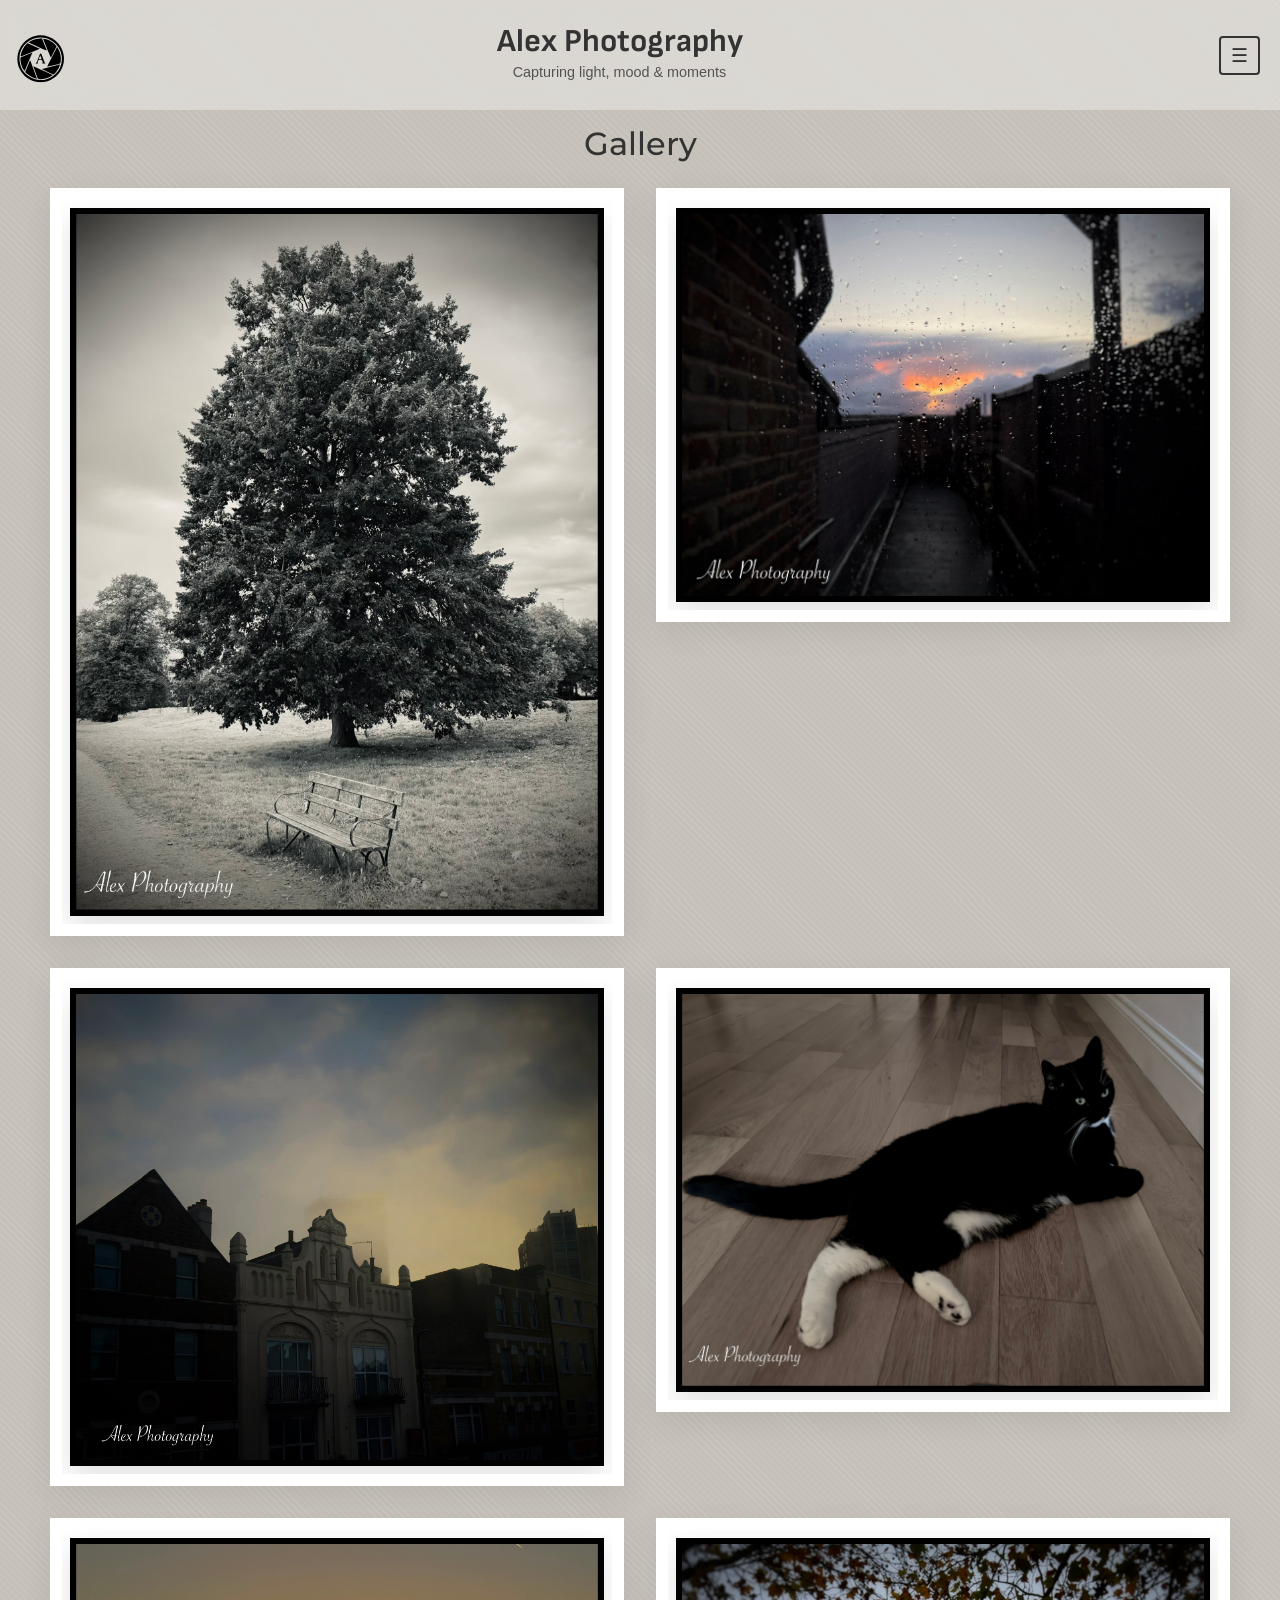
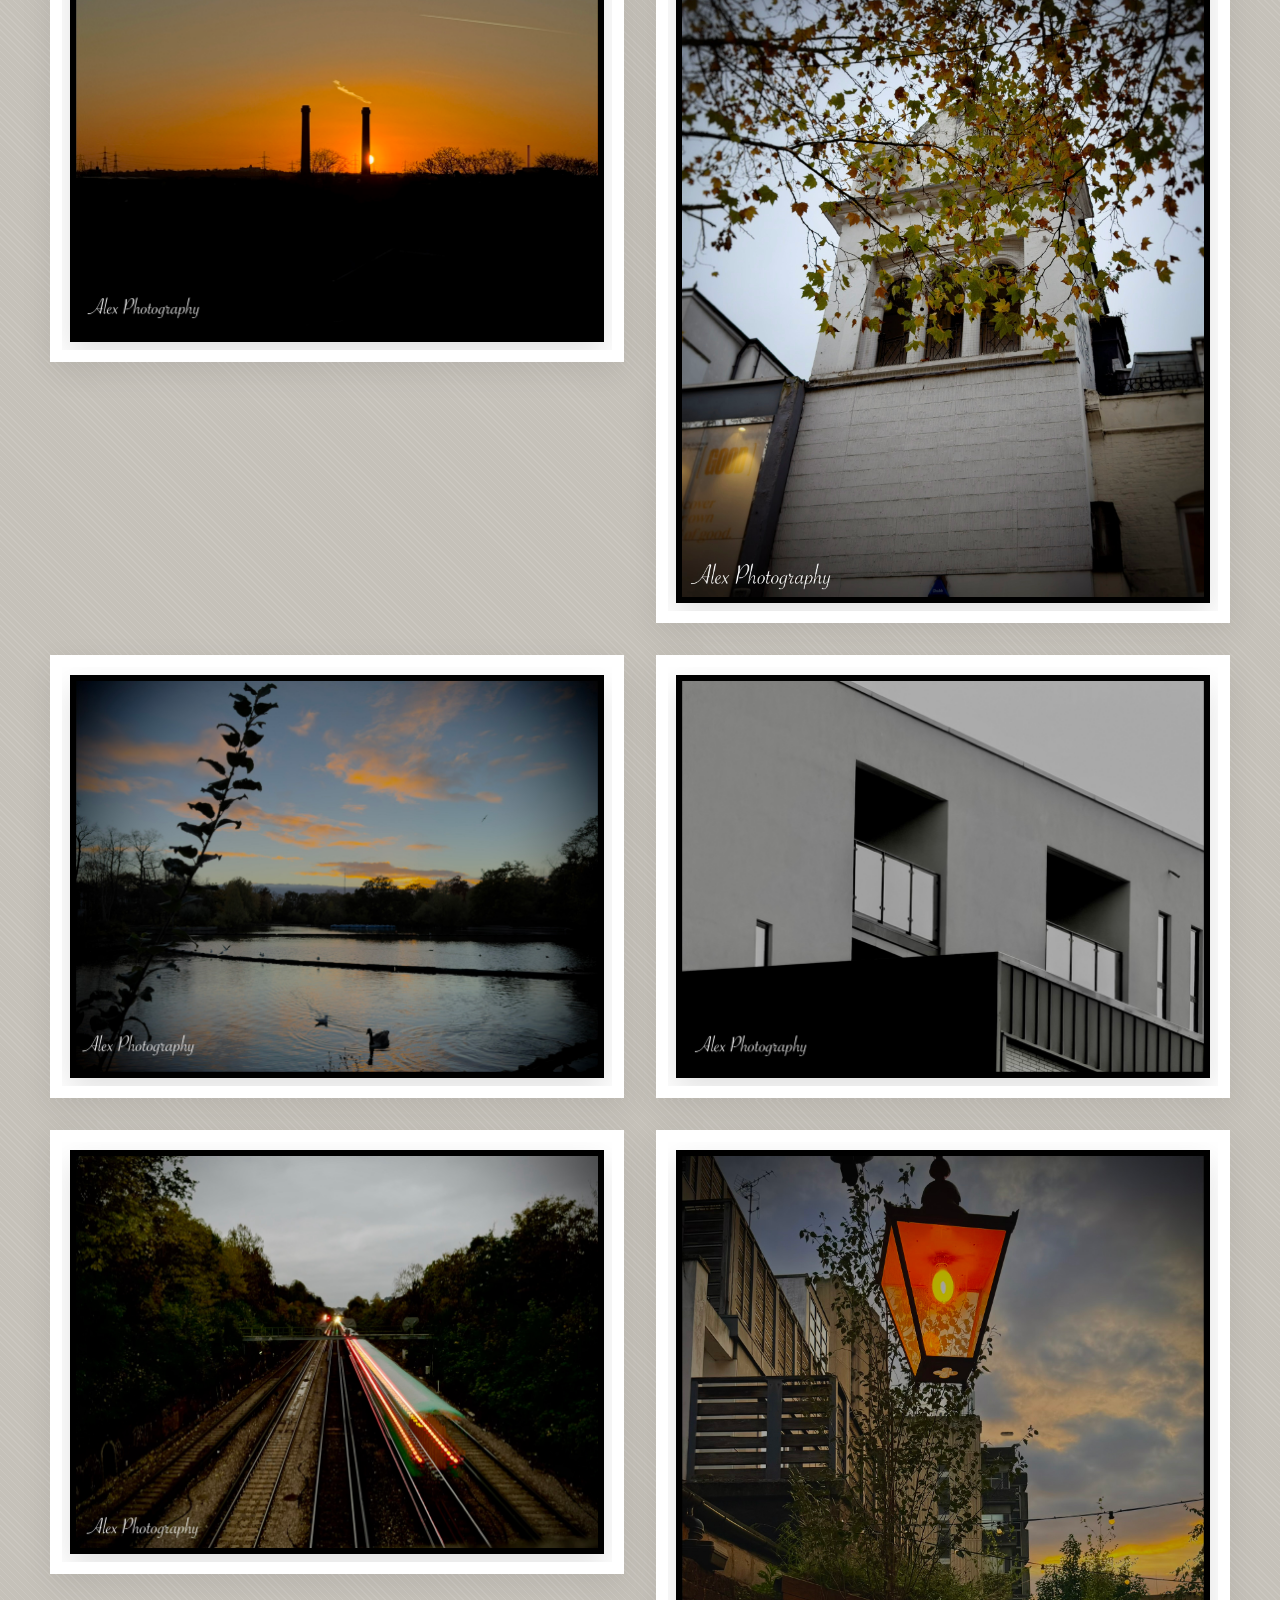
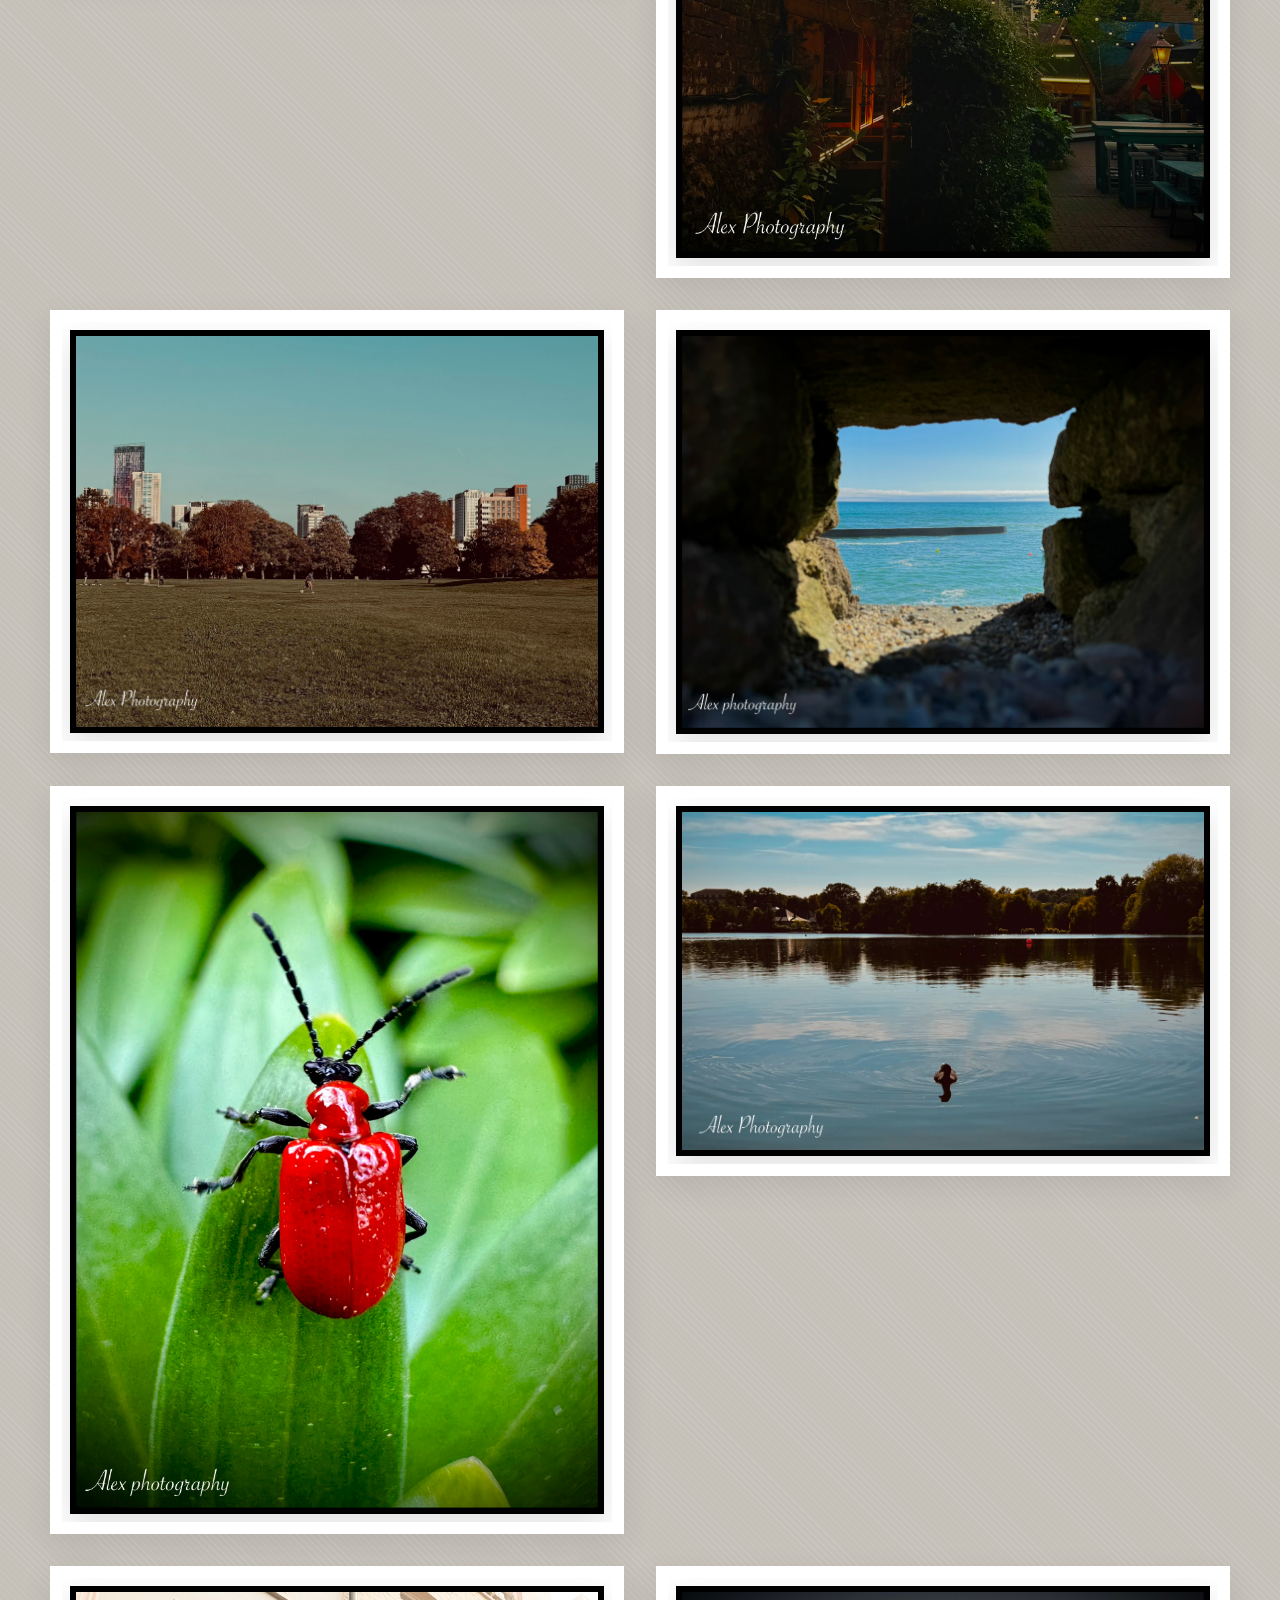
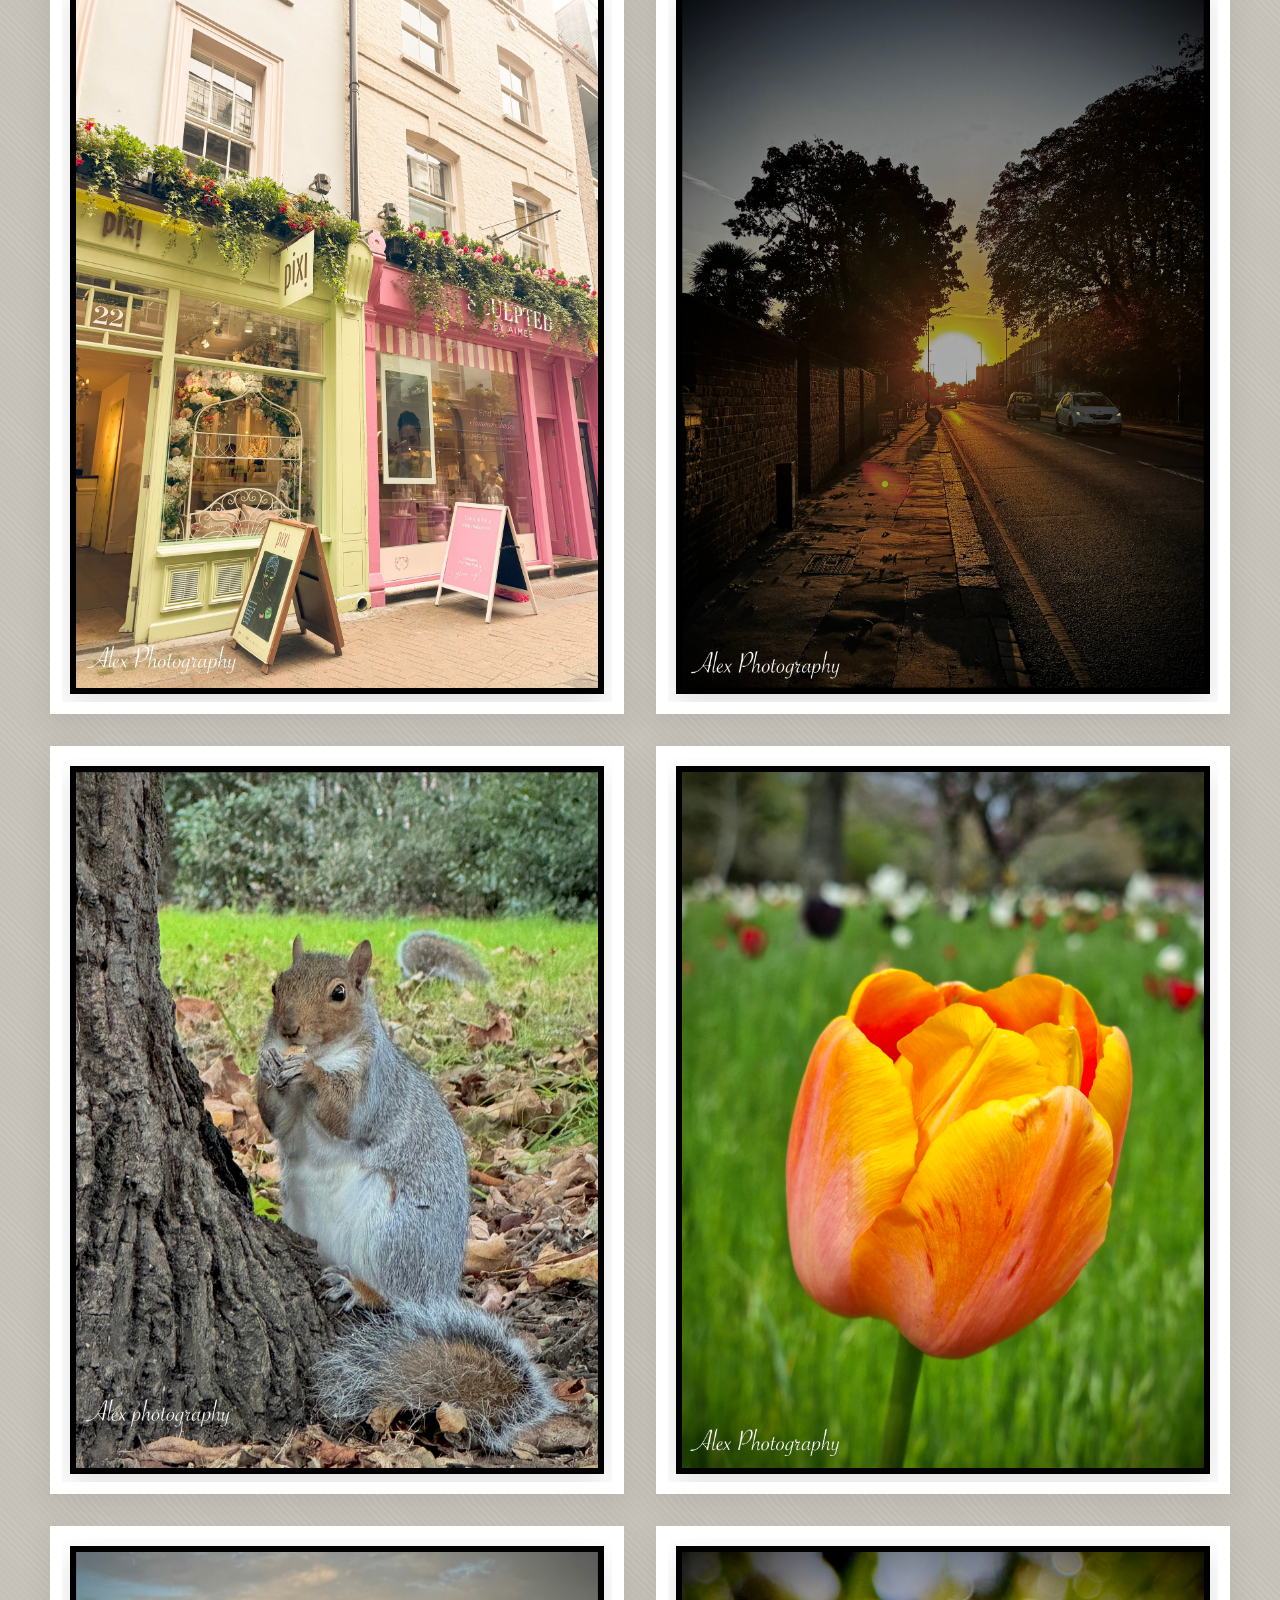
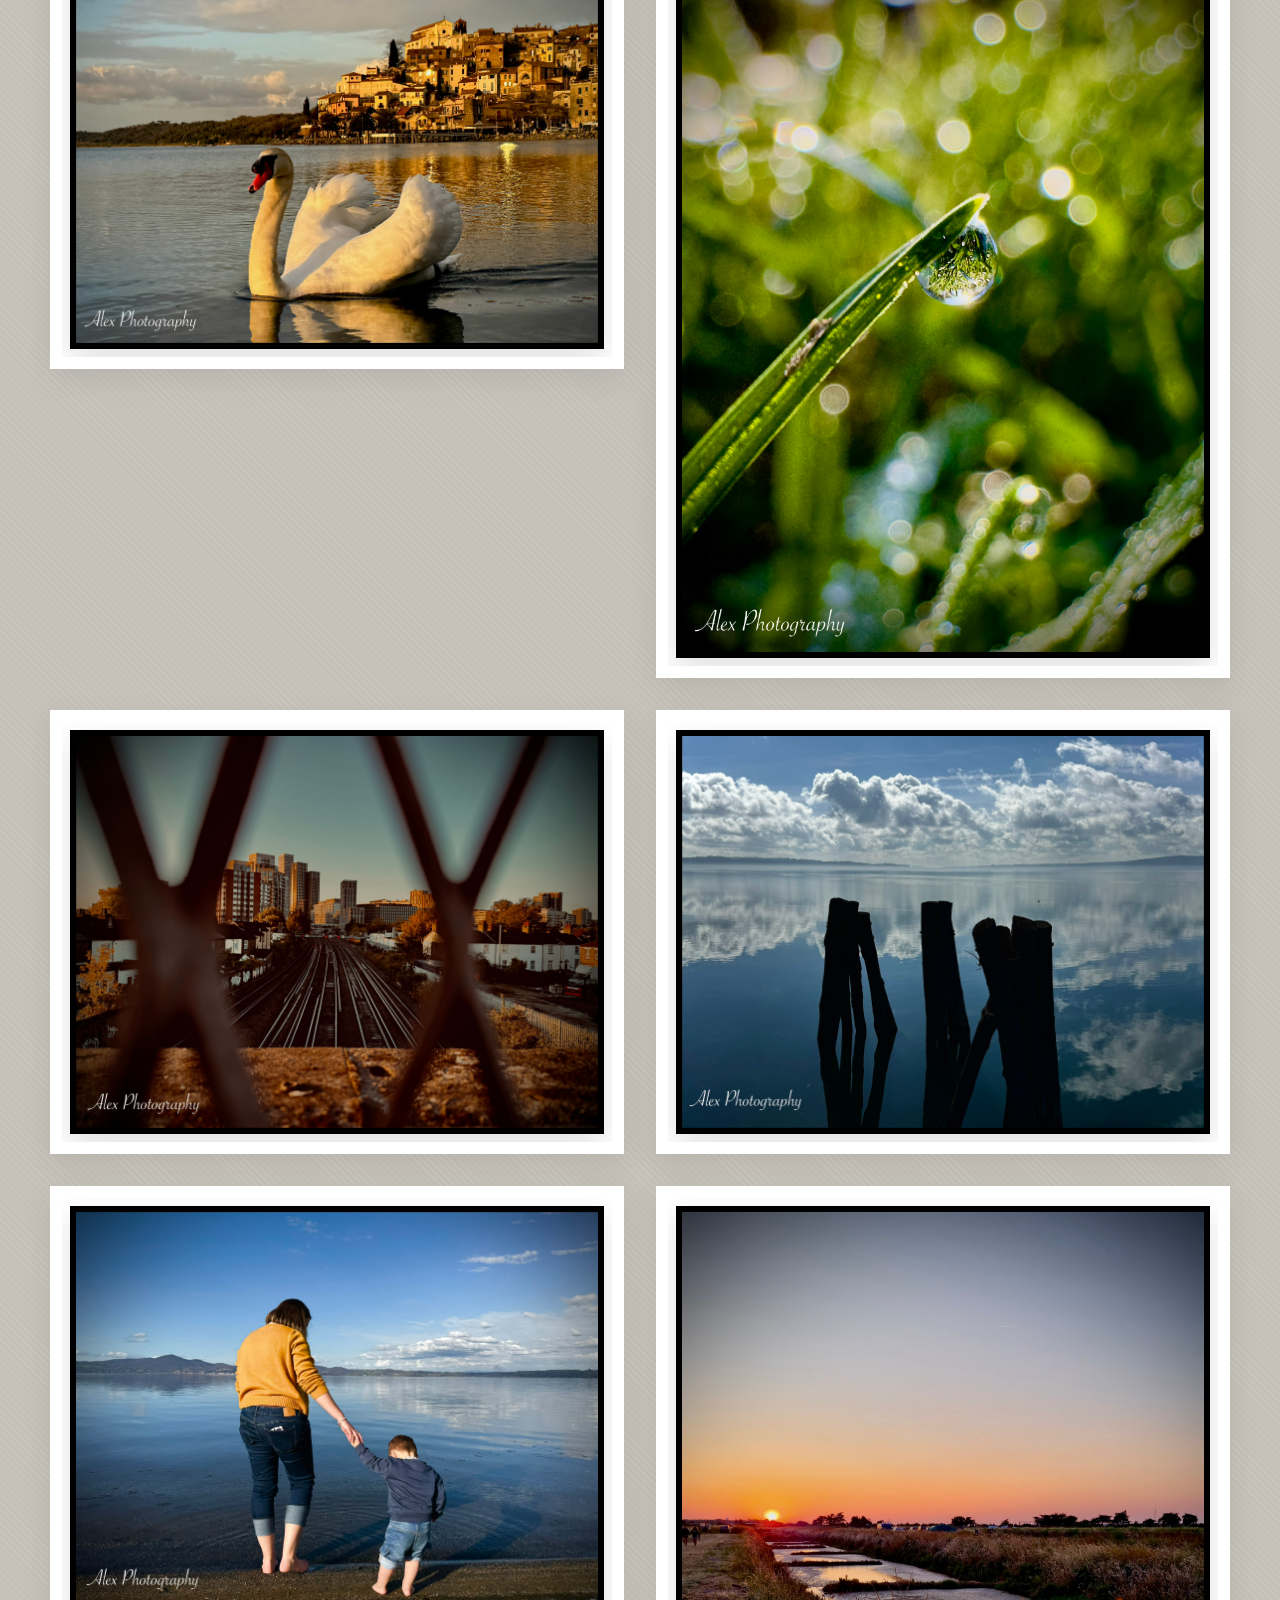
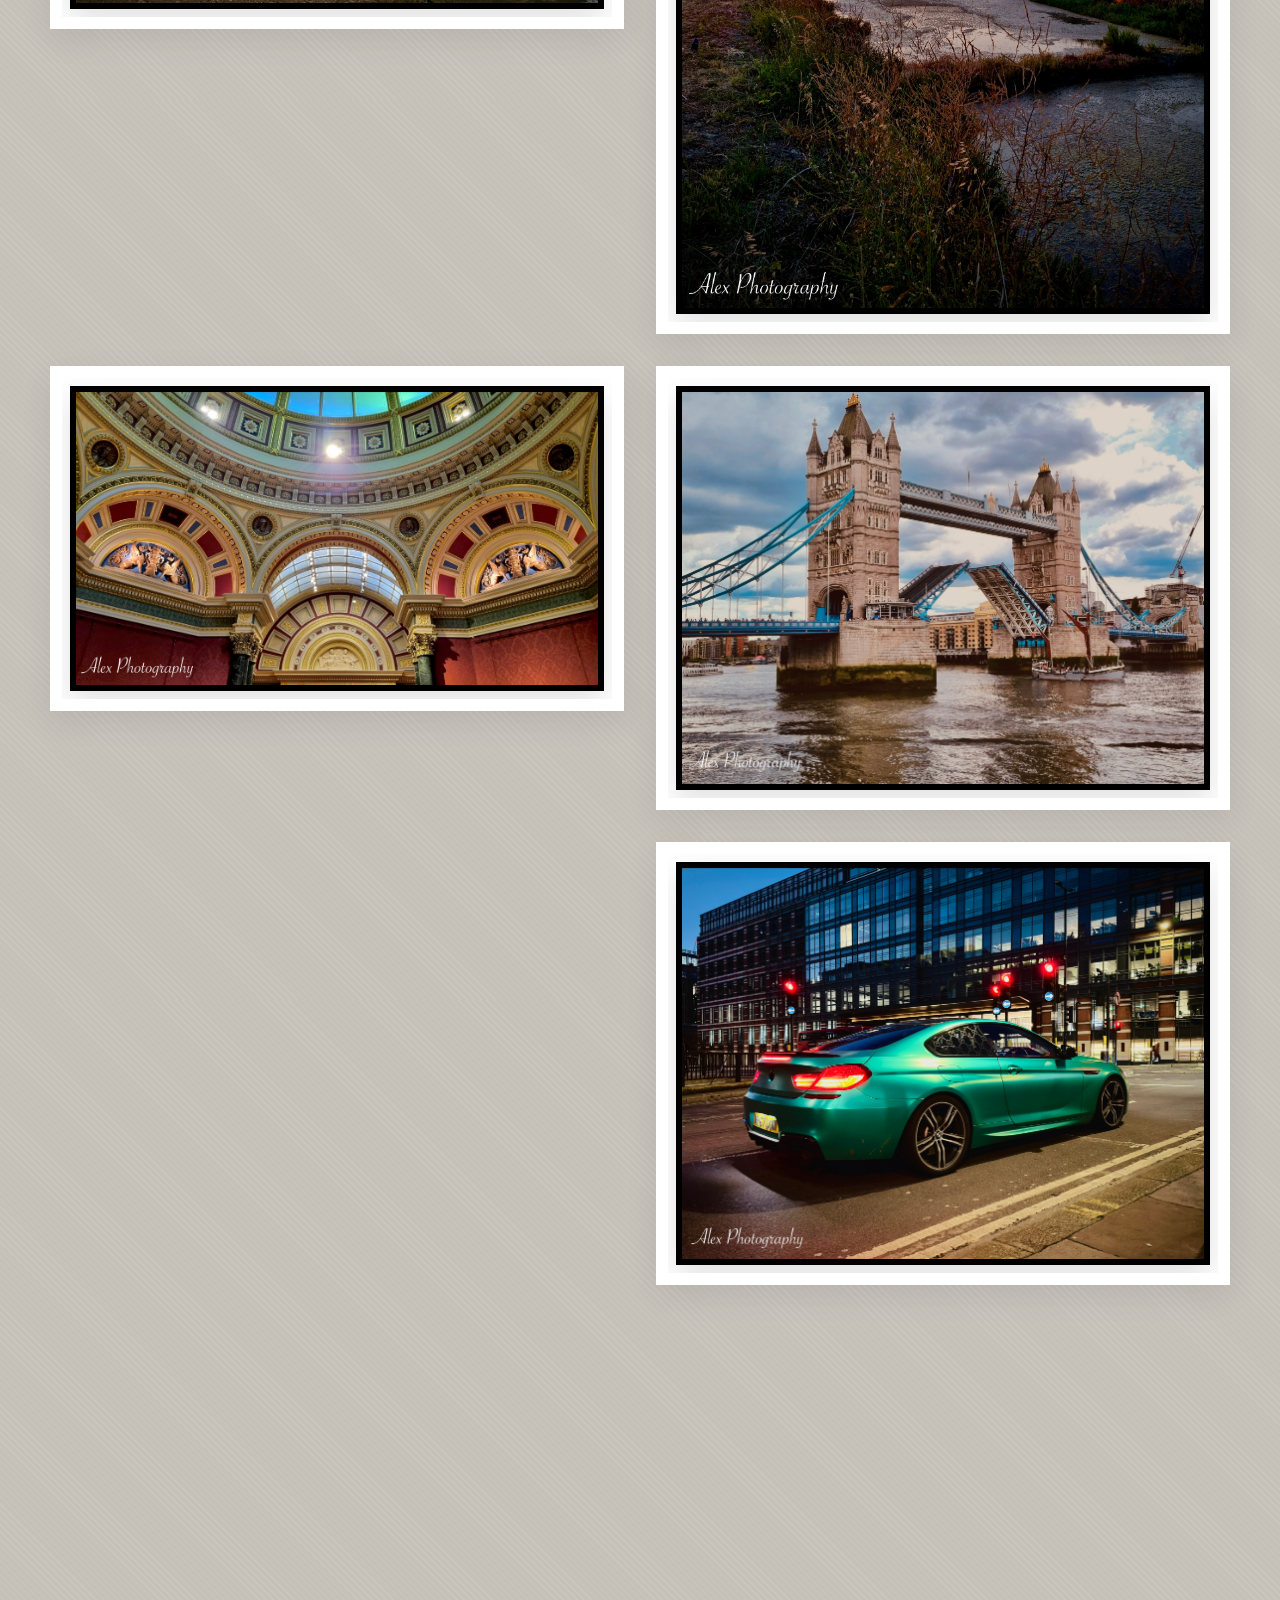
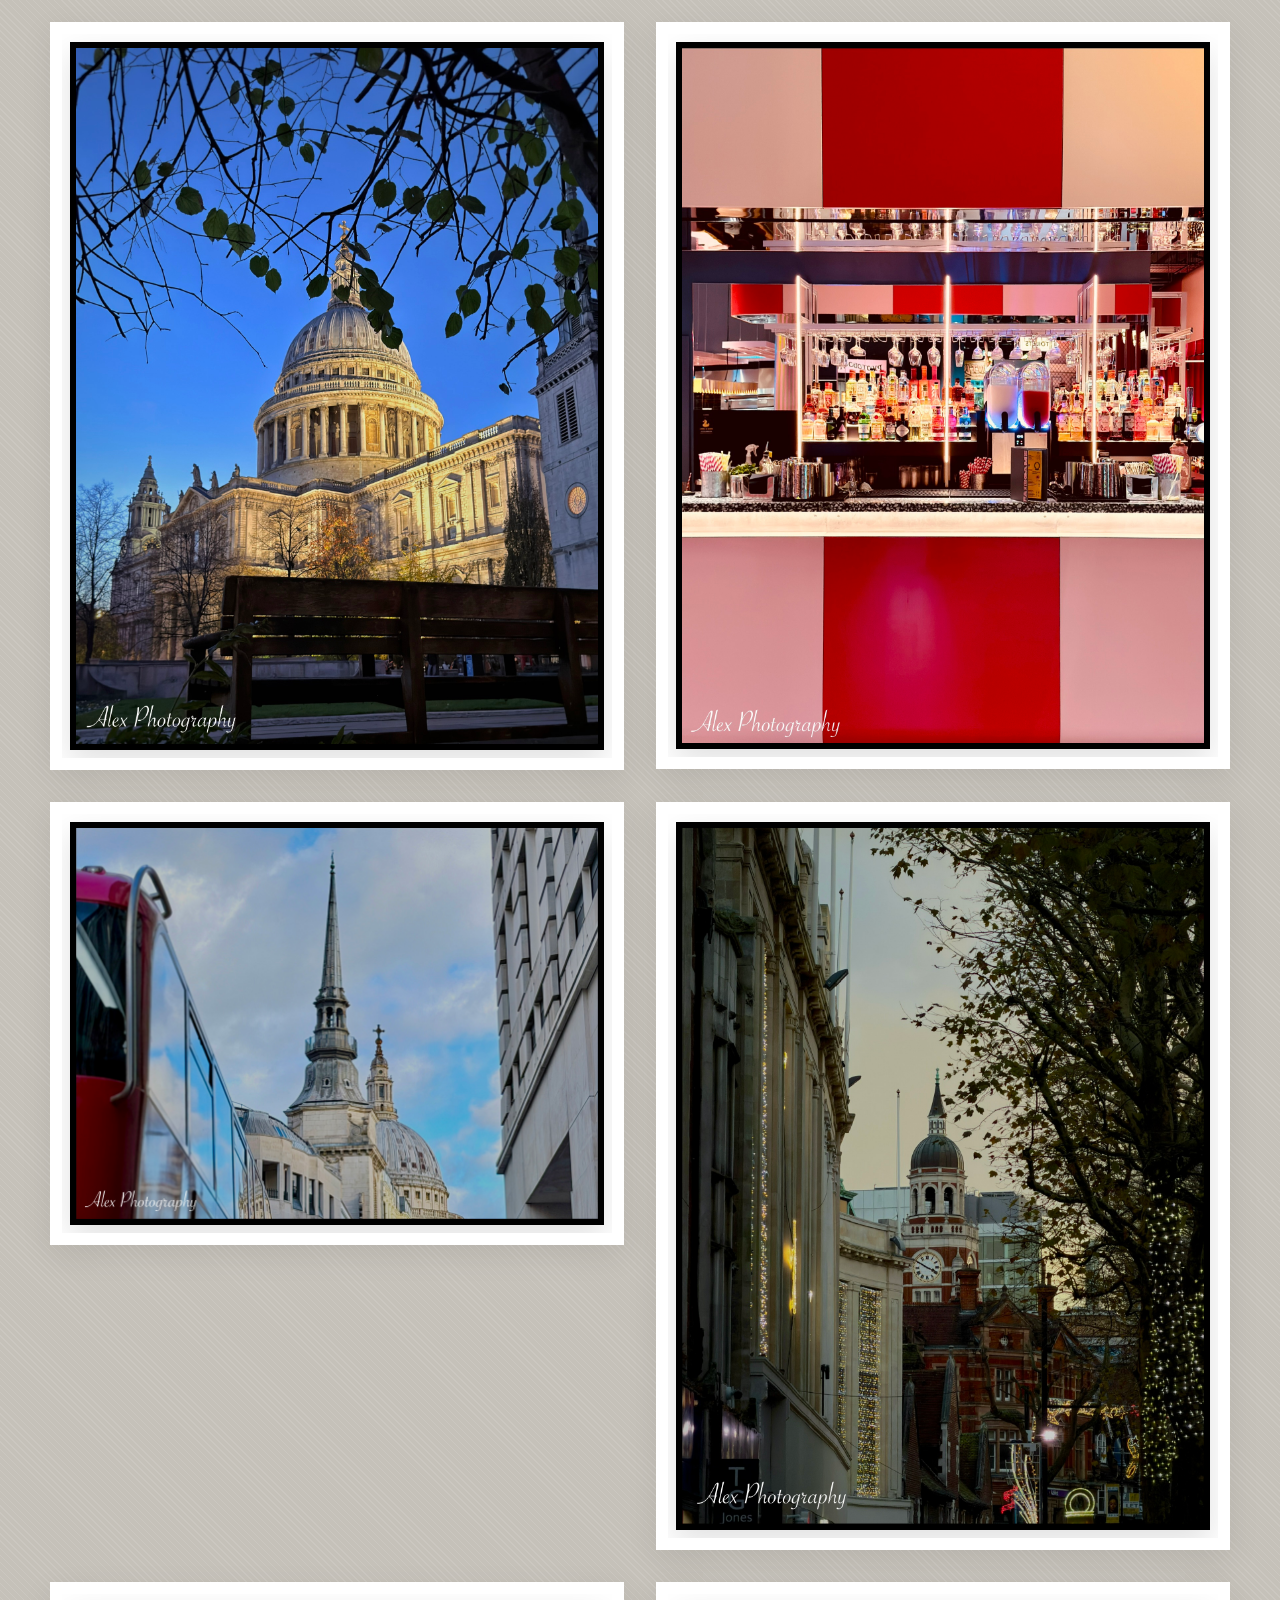
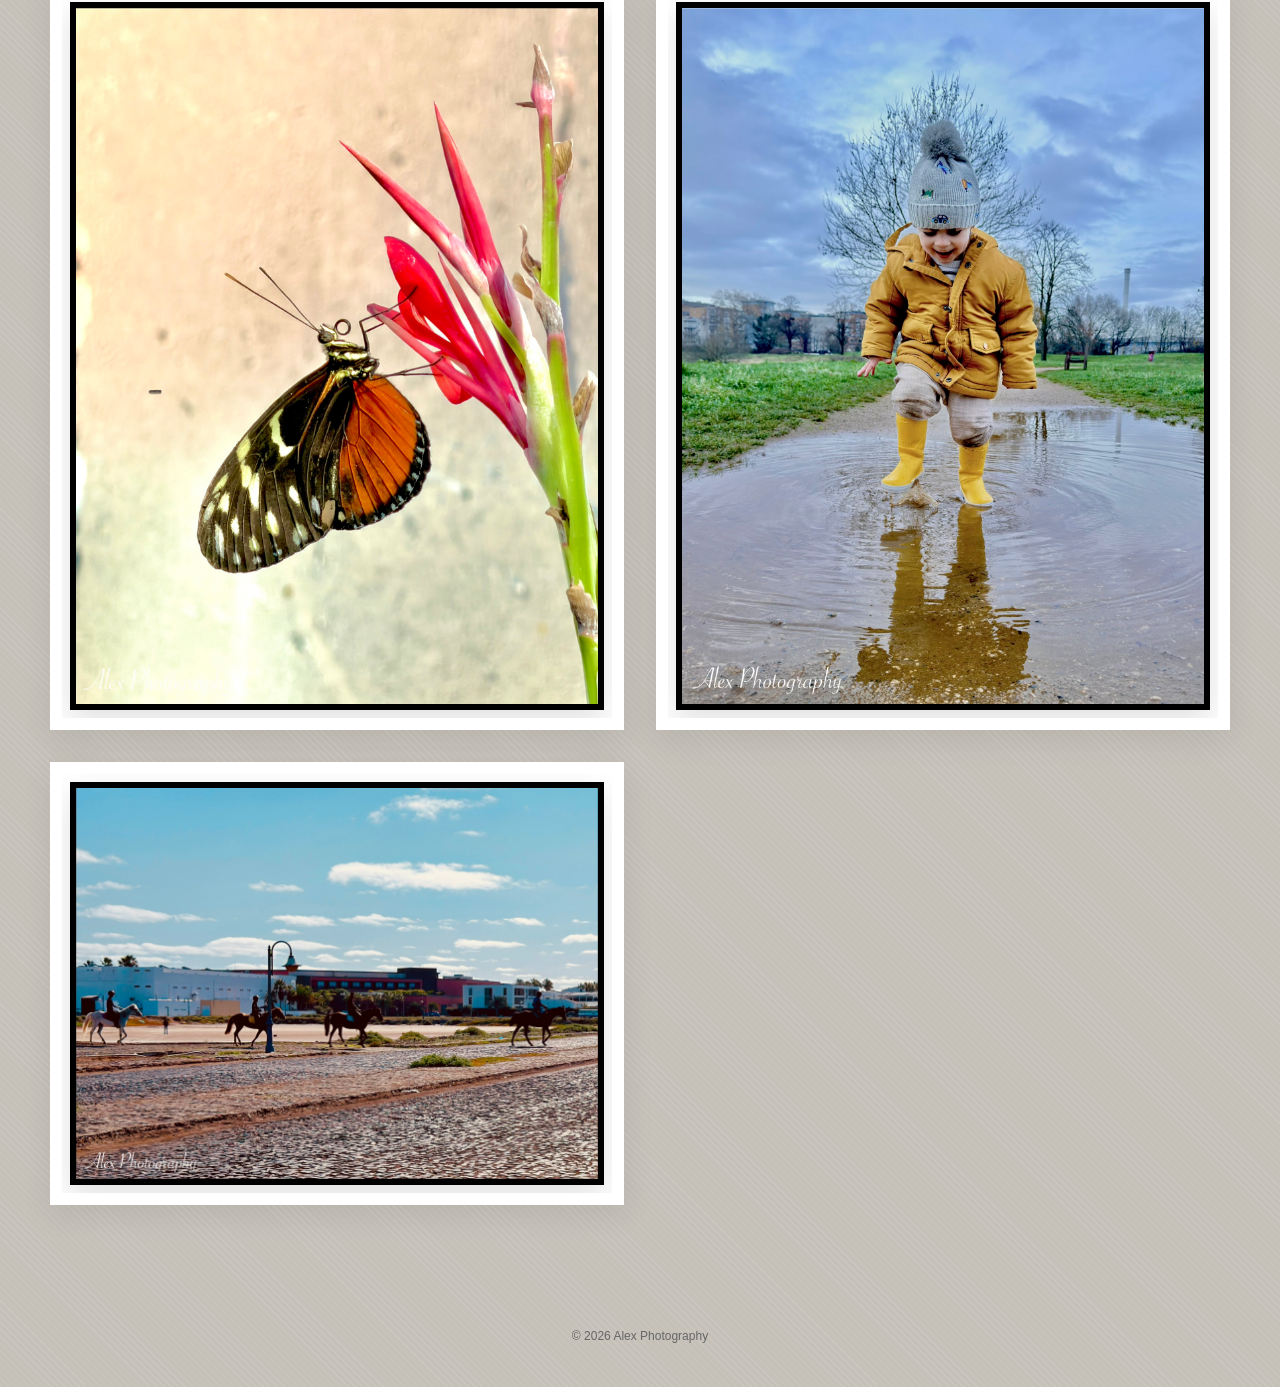
<file: index.html>
<!doctype html>
<html lang="en">
<head>
  <meta charset="utf-8" />
  <meta name="viewport" content="width=device-width, initial-scale=1" />
  <title>Alex Photography</title>
  <link rel="stylesheet" href="assets/css/styles.css" />
  
  
  <!-- Google tag (gtag.js) -->
<script async src="https://www.googletagmanager.com/gtag/js?id=G-PMYY2MC7NY"></script>
<script>
  window.dataLayer = window.dataLayer || [];
  function gtag(){dataLayer.push(arguments);}
  gtag('js', new Date());

  gtag('config', 'G-PMYY2MC7NY');
</script>


<!-- Social Preview / Open Graph -->
  <meta property="og:title" content="Alex Photography">
<meta property="og:description" content="Capturing light, mood & moments">
<meta property="og:url" content="https://alexphotographylondon.github.io">
<meta property="og:type" content="website">
<meta property="og:image" content="https://alexphotographylondon.github.io/assets/images/social-preview.png">
<meta property="og:image:width" content="1200">
<meta property="og:image:height" content="630">
  <!-- Twitter Card -->
  <meta name="twitter:card" content="summary_large_image">
  <meta name="twitter:title" content="Alex Photography">
  <meta name="twitter:description" content="Capturing light, mood & moments">
  <meta name="twitter:image" content="https://alexphotographylondon.github.io/assets/images/social-preview.png">
</head>

<body>

<header class="banner">
  <div class="logo-container">
    <img src="assets/images/Logo.svg" alt="Logo" class="logo">
  </div>

  <div class="banner-inner">
    <h1>Alex Photography</h1>
    <p>Capturing light, mood & moments</p>
  </div>

  <button class="menu-toggle" aria-label="Open Menu">&#9776;</button>

  <nav class="menu">
    <a href="index.html">Gallery</a>
    <a href="about.html">About Me</a>
    <a href="contact.html">Contact</a>
  </nav>
</header>

<main>
  <section id="gallery" class="section gallery">
    <h2>Gallery</h2>
    <div class="grid">

      <!-- 1 -->
<div class="image-frame fade-in">
  <img class="zoomable" src="assets/images/Tree W.jpeg" alt="Tree and bench"
       data-location="Wandle Park, Croydon">
  <div class="location-label">Wandle Park, Croydon</div>
</div>

<!-- 2 -->
<div class="image-frame fade-in">
  <img class="zoomable" src="assets/images/Sunset_and_rain_W.jpg" alt="Sunset and Rain"
       data-location="West Croydon">
  <div class="location-label">West Croydon</div>
</div>

<!-- 3 -->
<div class="image-frame fade-in">
  <img class="zoomable" src="assets/images/Ghost_Building_W.jpg" alt="Ghost Building"
       data-location="West Croydon">
  <div class="location-label">West Croydon</div>
</div>

<!-- 4 -->
<div class="image-frame fade-in">
  <img class="zoomable" src="assets/images/Nero W.jpeg" alt="Nero"
       data-location="West Croydon">
  <div class="location-label">West Croydon</div>
</div>

<!-- 5 -->
<div class="image-frame fade-in">
  <img class="zoomable" src="assets/images/Chimney W.jpeg" alt="Rooftop Sunset"
       data-location="West Croydon">
  <div class="location-label">West Croydon</div>
</div>

<!-- 6 -->
<div class="image-frame fade-in">
  <img class="zoomable" src="assets/images/Building and Windows W.jpeg" alt="Unknown Building"
       data-location="North End, Croydon">
  <div class="location-label">North End, Croydon</div>
</div>

<!-- 7 -->
<div class="image-frame fade-in">
  <img class="zoomable" src="assets/images/Duck Alone Watermarked.jpeg" alt="Duck Sunset"
       data-location="Crystal Palace Park, Croydon">
  <div class="location-label">Crystal Palace Park, Croydon</div>
</div>

<!-- 8 -->
<div class="image-frame fade-in">
  <img class="zoomable" src="assets/images/Shape Watermarked 2.jpeg" alt="Shape"
       data-location="Waddon, Croydon">
  <div class="location-label">Waddon, Croydon</div>
</div>

<!-- 9 -->
<div class="image-frame fade-in">
  <img class="zoomable" src="assets/images/Train Trail W.jpeg" alt="Train"
       data-location="East Croydon">
  <div class="location-label">East Croydon</div>
</div>

<!-- 10 -->
<div class="image-frame fade-in">
  <img class="zoomable" src="assets/images/Bar Light W2.jpeg" alt="Light Bar"
       data-location="Surrey Street, Croydon">
  <div class="location-label">Surrey Street, Croydon</div>
</div>

<!-- 11 -->
<div class="image-frame fade-in">
  <img class="zoomable" src="assets/images/City Croydon W.jpeg" alt="Wandle Park"
       data-location="Wandle Park, Croydon">
  <div class="location-label">Wandle Park, Croydon</div>
</div>

<!-- 12 -->
<div class="image-frame fade-in">
  <img class="zoomable" src="assets/images/Square Sea W.jpeg" alt="Beach In Square"
       data-location="Brittany, France">
  <div class="location-label">Brittany, France</div>
</div>

<!-- 13 -->
<div class="image-frame fade-in">
  <img class="zoomable" src="assets/images/Insect On L W.jpeg" alt="Insect On Leaf"
       data-location="West Croydon">
  <div class="location-label">West Croydon</div>
</div>

<!-- 14 -->
<div class="image-frame fade-in">
  <img class="zoomable" src="assets/images/Duck Alone W.jpeg" alt="Duck Alone"
       data-location="South Norwood Lake And Grounds, Croydon">
  <div class="location-label">South Norwood Lake And Grounds, Croydon</div>
</div>

<!-- 15 -->
<div class="image-frame fade-in">
  <img class="zoomable" src="assets/images/Pink shop W.jpeg" alt="Shops"
       data-location="Carnaby Street, London">
  <div class="location-label">Carnaby Street, London</div>
</div>

<!-- 16 -->
<div class="image-frame fade-in">
  <img class="zoomable" src="assets/images/IMG_5772.jpeg" alt="Sun End Road"
       data-location="Croydon">
  <div class="location-label">Croydon</div>
</div>

<!-- 17 -->
<div class="image-frame fade-in">
  <img class="zoomable" src="assets/images/Squirrel W.jpeg" alt="Squirrel"
       data-location="Wandle Park, Croydon">
  <div class="location-label">Wandle Park, Croydon</div>
</div>

<!-- 18 -->
<div class="image-frame fade-in">
  <img class="zoomable" src="assets/images/Flower 1 W.jpeg" alt="Orange Flower"
       data-location="Kew Gardens, London">
  <div class="location-label">Kew Gardens, London</div>
</div>

<!-- 19 -->
<div class="image-frame fade-in">
  <img class="zoomable" src="assets/images/Cygne Lake W.jpeg" alt="Cygne on lake"
       data-location="Spiaggia Sabbianera, Italy">
  <div class="location-label">Spiaggia Sabbianera, Italy</div>
</div>

<!-- 20 -->
<div class="image-frame fade-in">
  <img class="zoomable" src="assets/images/Droplet W.jpeg" alt="Water Droplet"
       data-location="Wandle Park, Croydon">
  <div class="location-label">Wandle Park, Croydon</div>
</div>

<!-- 21 -->
<div class="image-frame fade-in">
  <img class="zoomable" src="assets/images/X Train.jpeg" alt="Train track troughs"
       data-location="Croydon">
  <div class="location-label">Croydon</div>
</div>

<!-- 22 -->
<div class="image-frame fade-in">
  <img class="zoomable" src="assets/images/Wood On Sea W.jpeg" alt="Wood In The Sea"
       data-location="Trevignano Romano, Italy">
  <div class="location-label">Trevignano Romano, Italy</div>
</div>

<!-- 23 -->
<div class="image-frame fade-in">
  <img class="zoomable" src="assets/images/My Love & Soren W.jpeg" alt="My Love & Soren"
       data-location="Anguillara Sabazia, Vigna Di Valle, Italy">
  <div class="location-label">Anguillara Sabazia, Vigna Di Valle, Italy</div>
</div>

<!-- 24 -->
<div class="image-frame fade-in">
  <img class="zoomable" src="assets/images/Sel De Chris W.jpeg" alt="Salieres"
       data-location="Ile De Ré, France">
  <div class="location-label"> Ile De Ré, France</div>
</div>

<!-- 25 -->
<div class="image-frame fade-in">
  <img class="zoomable" src="assets/images/National Gallery W.jpeg" alt="The National Gallery, London"
       data-location="The National Gallery, London">
  <div class="location-label">The National Gallery, London</div>
</div>

<!-- 26 -->
<div class="image-frame fade-in">
  <img class="zoomable" src="assets/images/Tower Bridge W.jpeg" alt="Tower Bridge"
       data-location="Tower Bridge, London">
  <div class="location-label">Tower Bridge, London</div>
</div>

<!-- 27 -->
<div class="image-frame fade-in">
  <img class="zoomable" src="assets/images/Kew Tower Dragon W.jpeg" alt="Kew Garden Tower"
       data-location="Kew Garden, London">
  <div class="location-label">Kew Garden, London</div>
</div>

<!-- 28 -->
<div class="image-frame fade-in">
  <img class="zoomable" src="assets/images/Green Car.jpeg" alt="Green Car"
       data-location="London Blackfriars, London">
  <div class="location-label">London Blackfriars, London</div>
</div>

<!-- 29 -->
<div class="image-frame fade-in">
  <img class="zoomable" src="assets/images/St Paul & Bench.jpeg" alt="At Paul & Bench"
       data-location="St Paul's Cathedral, London">
  <div class="location-label">St Paul's Cathedral, London</div>
</div>

<!-- 30 -->
<div class="image-frame fade-in">
  <img class="zoomable" src="assets/images/Bar Red.jpeg" alt="Bar Red"
       data-location="Fairgame, London">
  <div class="location-label">Fairgame, London</div>
</div>

<!-- 31 -->
<div class="image-frame fade-in">
  <img class="zoomable" src="assets/images/Bus and St Paul.jpeg" alt="Bus In Front St Paul"
       data-location="St Paul's Cathedral, London">
  <div class="location-label">St Paul's Cathedral, London</div>
</div>

<!-- 32 -->
<div class="image-frame fade-in">
  <img class="zoomable" src="assets/images/North End Croydon W.jpeg" alt="North End View"
       data-location="North End, Croydon">
  <div class="location-label">North End, Croydon</div>
</div>



<!-- 33 -->
<div class="image-frame fade-in">
  <img class="zoomable" src="assets/images/ButterflyW.jpeg" alt="Butterfly"
       data-location="Butterfly House, Forest Hill, Croydon">
  <div class="location-label">Butterfly House, Forest Hill, Croydon</div>
</div>
      
      
      
<!-- 34 -->
<div class="image-frame fade-in">
  <img class="zoomable" src="assets/images/SorenSplas.jpeg" alt="Soren Splash"
       data-location="Wandle Park, Croydon">
  <div class="location-label">Wandle Park, Croydon</div>
</div>
      
      
<!-- 35 -->
<div class="image-frame fade-in">
  <img class="zoomable" src="assets/images/Horse Road.jpeg" alt="Horse Road"
       data-location="Sal, Vape Verde">
  <div class="location-label">Sal, Vape Verde</div>
</div>
      
      
      

    </div>
  </section>
</main>

<footer class="site-footer">
  <small>© <span id="year"></span> Alex Photography</small>
</footer>

<!-- Lightbox Modal -->
<div id="image-modal" class="modal">
  <span class="modal-close">&times;</span>
  <img class="modal-content" id="modal-img">
  <div id="modal-location" class="modal-location"></div>
</div>

<script src="assets/js/script.js"></script>

</body>
</html>
</file>
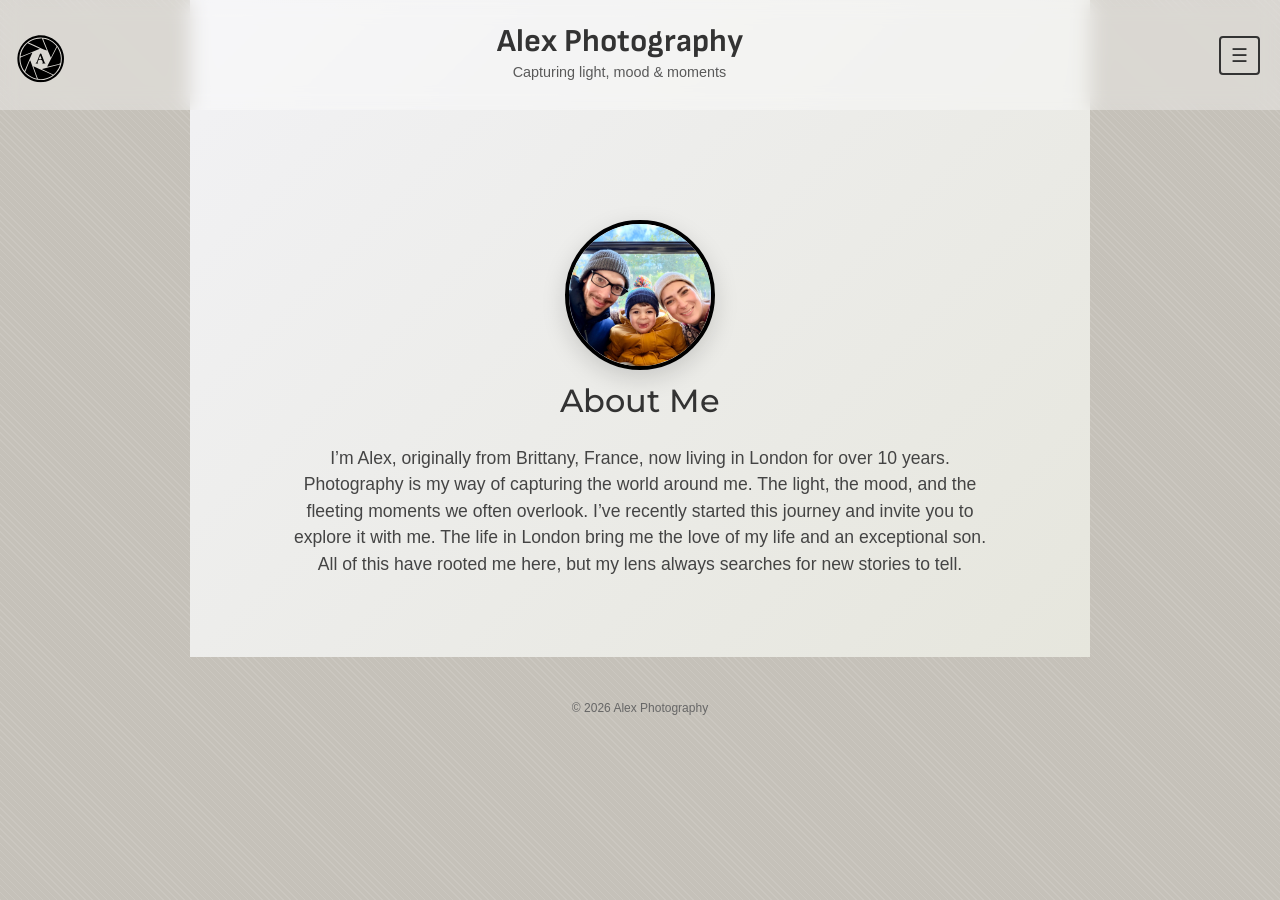
<file: about.html>
<!doctype html>
<html lang="en">
<head>
  <meta charset="utf-8" />
  <meta name="viewport" content="width=device-width, initial-scale=1" />
  <title>About Me - Alex Photography</title>
  <link rel="stylesheet" href="assets/css/styles.css" />
</head>
<body>

<header class="banner">
  <!-- Logo on the left -->
  <div class="logo-container">
    <img src="assets/images/Logo.svg" alt="Logo" class="logo">
  </div>

  <div class="banner-inner">
    <h1>Alex Photography</h1>
    <p>Capturing light, mood & moments</p>
  </div>

  <button class="menu-toggle" aria-label="Open Menu">&#9776;</button>

  <nav class="menu">
    <a href="index.html">Gallery</a>
    <a href="about.html">About Me</a>
    <a href="contact.html">Contact</a>
  </nav>
</header>

<main>
  <section class="section about">
    <div class="about-inner">
      <img src="assets/images/Profile.jpg" alt="Alex Portrait">
      <h2>About Me</h2>
      <p>
        I’m Alex, originally from Brittany, France, now living in London for over 10 years. 
        Photography is my way of capturing the world around me. The light, the mood, and the fleeting moments we often overlook. 
        I’ve recently started this journey and invite you to explore it with me. 
        The life in London bring me the love of my life and an exceptional son. All of this have rooted me here, but my lens always searches for new stories to tell.
      </p>
    </div>
  </section>
</main>

<footer class="site-footer">
  <small>© <span id="year"></span> Alex Photography</small>
</footer>

<script>
  document.getElementById('year').textContent = new Date().getFullYear();

  // SHRINKING BANNER
  const banner = document.querySelector('.banner');
  const bannerInner = document.querySelector('.banner-inner');
  const menuToggle = document.querySelector('.menu-toggle');
  const menu = document.querySelector('.menu');

  window.addEventListener("scroll", () => {
    let scrolled = window.scrollY;
    let newHeight = Math.max(60, 110 - scrolled * 0.3);
    banner.style.height = newHeight + "px";
    let scale = Math.max(0.8, 1 - scrolled * 0.0015);
    bannerInner.style.transform = `scale(${scale})`;
  });

  // MENU TOGGLE
  menuToggle.addEventListener("click", () => {
    menu.classList.toggle("open");
  });
</script>

</body>
</html>
</file>
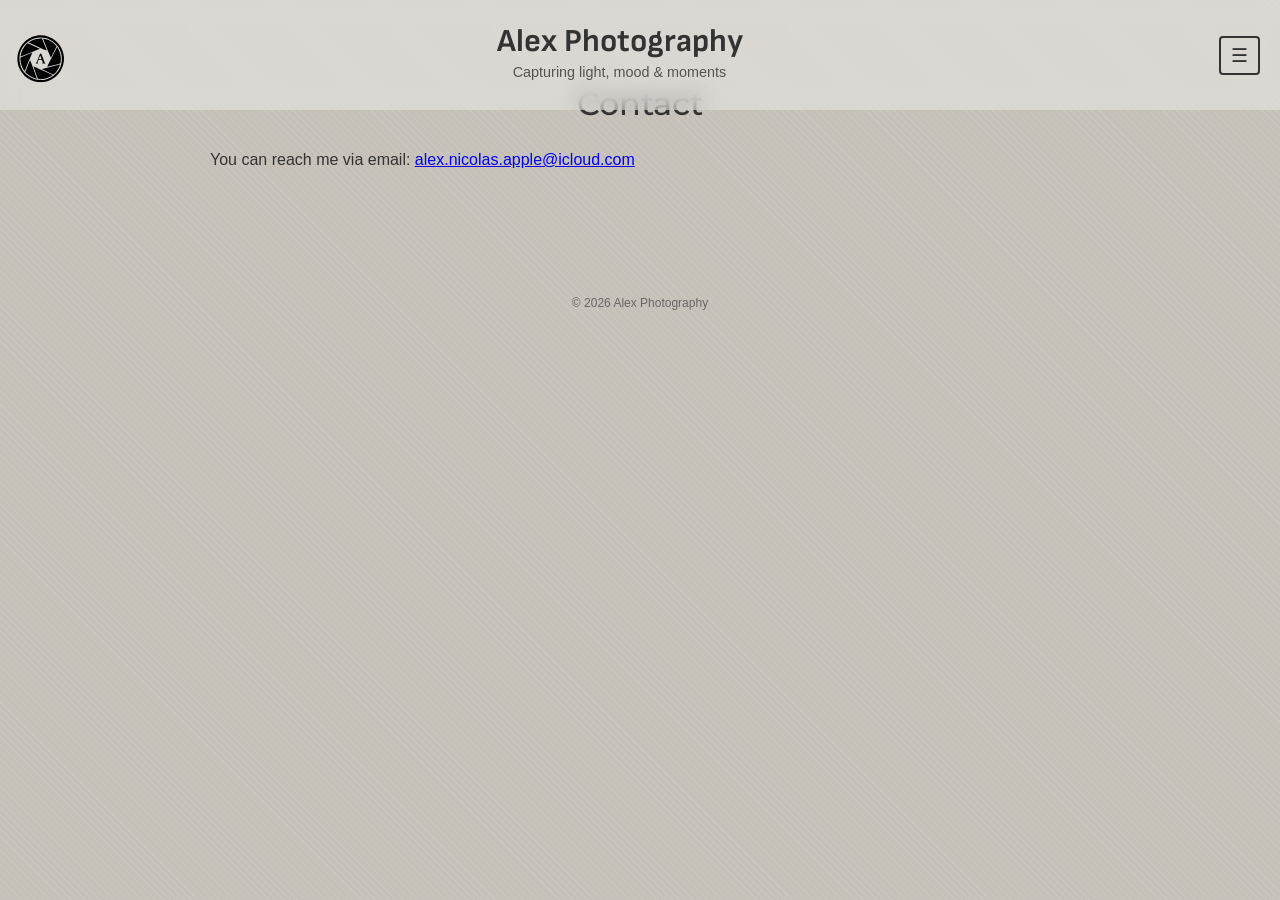
<file: contact.html>
<!doctype html>
<html lang="en">
<head>
  <meta charset="utf-8" />
  <meta name="viewport" content="width=device-width, initial-scale=1" />
  <title>Contact - Alex Photography</title>
  <link rel="stylesheet" href="assets/css/styles.css" />
</head>
<body>

<header class="banner">
  <!-- Logo on the left -->
  <div class="logo-container">
    <img src="assets/images/Logo.svg" alt="Logo" class="logo">
  </div>

  <div class="banner-inner">
    <h1>Alex Photography</h1>
    <p>Capturing light, mood & moments</p>
  </div>

  <button class="menu-toggle" aria-label="Open Menu">&#9776;</button>

  <nav class="menu">
    <a href="index.html">Gallery</a>
    <a href="about.html">About Me</a>
    <a href="contact.html">Contact</a>
  </nav>
</header>

<main>
  <section class="section contact">
    <h2>Contact</h2>
    <p>You can reach me via email: <a href="mailto:alex.nicolas.apple@icloud.com">alex.nicolas.apple@icloud.com</a></p>
  </section>
</main>

<footer class="site-footer">
  <small>© <span id="year"></span> Alex Photography</small>
</footer>

<script>
  document.getElementById('year').textContent = new Date().getFullYear();

  // SHRINKING BANNER
  const banner = document.querySelector('.banner');
  const bannerInner = document.querySelector('.banner-inner');
  const menuToggle = document.querySelector('.menu-toggle');
  const menu = document.querySelector('.menu');

  window.addEventListener("scroll", () => {
    let scrolled = window.scrollY;
    let newHeight = Math.max(60, 110 - scrolled * 0.3);
    banner.style.height = newHeight + "px";
    let scale = Math.max(0.8, 1 - scrolled * 0.0015);
    bannerInner.style.transform = `scale(${scale})`;
  });

  // MENU TOGGLE
  menuToggle.addEventListener("click", () => {
    menu.classList.toggle("open");
  });
</script>

</body>
</html>
</file>
<file: assets/css/styles.css>
/* IMPORT FONTS */
@import url('https://fonts.googleapis.com/css2?family=Montserrat:wght@400;500&display=swap');
@import url('https://fonts.googleapis.com/css2?family=Playfair+Display:wght@400;700&display=swap');
@import url('https://fonts.googleapis.com/css2?family=Sofia+Sans:wght@400;500;700&display=swap');

/* === RESET & BASE === */
* { box-sizing: border-box; margin: 0; padding: 0; }
html, body { height: 100%; }
body {
  font-family: 'Helvetica Neue', Arial, sans-serif;
  line-height: 1.5;
  background: #C5C1B9;
  background-image: repeating-linear-gradient(45deg, rgba(255,255,255,0.1), rgba(255,255,255,0.1) 1px, transparent 1px, transparent 5px);
  color: #333;
  scroll-behavior: smooth;
}

/* === BANNER / HEADER === */
.banner {
  position: fixed;
  top: 0;
  left: 0;
  width: 100%;
  height: 110px;
  padding: 15px 20px;
  background: rgba(255,255,255,0.35);
  backdrop-filter: blur(10px);
  transition: height 0.35s ease, padding 0.35s ease, background 0.35s ease;
  z-index: 1000;
  display: flex;
  align-items: center;
  justify-content: center;
}

.banner-inner { text-align: center; flex: 1; transition: transform 0.25s ease; }

.banner-inner h1 { font-family: 'Sofia Sans', 'Playfair Display', serif; font-size: 2rem; margin-bottom: 4px; line-height: 1; }
.banner-inner p { font-size: 0.9rem; opacity: 0.8; margin: 0; }

/* === LOGO === */
.logo-container { position: absolute; left: 15px; top: 55%; transform: translateY(-50%); z-index: 1200; }
.logo { width: 50px; height: auto; object-fit: contain; border: none; }

/* === MENU BUTTON === */
.menu-toggle { background: none; border: 2px solid #333; border-radius: 4px; padding: 6px 10px; font-size: 1.2rem; cursor: pointer; color: #333; }

/* === MENU LINKS === */
.menu {
  position: fixed; top: 60px; right: 20px;
  display: flex; flex-direction: column; gap: 12px;
  background: rgba(255,255,255,0.95);
  padding: 14px;
  border-radius: 6px;
  box-shadow: 0 8px 20px rgba(0,0,0,0.12);
  opacity: 0; pointer-events: none;
  transform: translateY(-6px);
  transition: opacity 0.25s ease, transform 0.25s ease;
  z-index: 1500;
}
.menu.open { opacity: 1; pointer-events: auto; transform: translateY(0); }
.menu a { color: #333; text-decoration: none; font-weight: 500; padding: 6px 0; }

/* === MAIN === */
.section { padding: 80px 20px; max-width: 900px; margin: 0 auto; }
.section.gallery { padding-top: 120px; }
.section h2 { font-family: 'Montserrat', sans-serif; font-size: 2rem; margin-bottom: 20px; text-align: center; font-weight: 500; }

/* === GALLERY GRID === */
.gallery .grid { display: grid; gap: 16px; grid-template-columns: repeat(auto-fit, minmax(280px, 1fr)); grid-auto-rows: auto; align-items: start; }
@media (min-width: 1200px) { .gallery .grid { grid-template-columns: repeat(auto-fit, minmax(350px, 1fr)); } }

.image-frame { border: 8px solid #fff; padding: 4px; box-shadow: 0 10px 30px rgba(0,0,0,0.08); overflow: hidden; background: #fff; display: block; position: relative; }

.image-frame img { display: block; width: 100%; height: auto; border-radius: 0; border: 4px solid #000; box-shadow: 0 12px 30px rgba(0,0,0,0.12); cursor: pointer; transition: transform 0.28s ease, box-shadow 0.28s ease; }
.image-frame img:hover { transform: scale(1.02); box-shadow: 0 22px 50px rgba(0,0,0,0.18); }

/* === LOCATION LABEL (desktop hover only) === */
.location-label {
  position: absolute;
  bottom: 8px;
  left: 50%;
  transform: translateX(-50%) translateY(6px);
  background: rgba(0,0,0,0.60);
  color: #fff;
  padding: 6px 10px;
  font-size: 0.8rem;
  border-radius: 4px;
  opacity: 0;
  transition: opacity 0.25s ease, transform 0.25s ease;
  pointer-events: none;
  font-family: 'Montserrat', sans-serif;
  font-weight: 500;
  text-transform: none;
}

/* Reveal on hover for desktop only */
@media (hover: hover) and (pointer: fine) {
  .image-frame:hover .location-label {
    opacity: 1;
    transform: translateX(-50%) translateY(0);
  }
}

/* === MODAL LOCATION === */
.modal-location {
  text-align: center;
  margin-top: 12px;
  color: #eee;
  font-size: 1rem;
  font-family: 'Montserrat', sans-serif;
  font-weight: 500;
  text-transform: none;
}

/* === ABOUT === */
.about { background: linear-gradient(135deg,#f2f2f5 0%,#e6e6dd 100%); padding-top: 180px; padding-bottom: 80px; text-align: center; }
.about-inner img { width: 150px; height: 150px; object-fit: cover; border-radius: 50%; border: 4px solid #000; box-shadow: 0 8px 25px rgba(0,0,0,0.15); margin-top: 40px; }
.about p { font-size: 1.1rem; max-width: 700px; margin: 20px auto 0; color: #444; }

/* === FOOTER === */
.site-footer { text-align: center; padding: 40px 20px; font-size: 0.9rem; color: #666; }

/* === MODAL / LIGHTBOX === */
.modal { display: none; position: fixed; z-index: 2000; inset: 0; background-color: rgba(0,0,0,0.88); justify-content: center; align-items: center; padding: 40px 20px; overflow: hidden; cursor: grab; }
.modal.open { display: flex; }
.modal-content { max-width: 92%; max-height: 92%; border: 4px solid #fff; box-shadow: 0 20px 50px rgba(0,0,0,0.5); border-radius: 4px; transition: transform 0.3s ease; cursor: grab; }
.modal-content.zoomed { cursor: grabbing; transform-origin: center center; }
.modal-close { position: absolute; top: 22px; right: 30px; background: transparent; border: none; color: #fff; font-size: 40px; cursor: pointer; }

/* === FADE-IN === */
.fade-in { opacity: 0; transform: translateY(20px); transition: opacity 0.85s ease-out, transform 0.85s ease-out; }
.fade-in.visible { opacity: 1; transform: translateY(0); }

/* === RESPONSIVE === */
@media (max-width: 768px) {
  .banner { height: 80px; padding: 12px 15px; }
  .banner-inner h1 { font-size: 1.7rem; }
  .section { padding: 60px 15px; }
  .about-inner img { width: 120px; height: 120px; margin-top: 30px; }
  .menu { right: 12px; top: 50px; }
}

/* === DESKTOP ENHANCEMENTS === */
@media (min-width: 1024px) {
  .section.gallery { max-width: 1600px; padding-left: 50px; padding-right: 50px; }
  .gallery .grid { grid-template-columns: repeat(auto-fit, minmax(380px, 1fr)); gap: 32px; }
  .image-frame { border-width: 12px; padding: 8px; }
  .image-frame img { border-width: 6px; }
}
</file>
